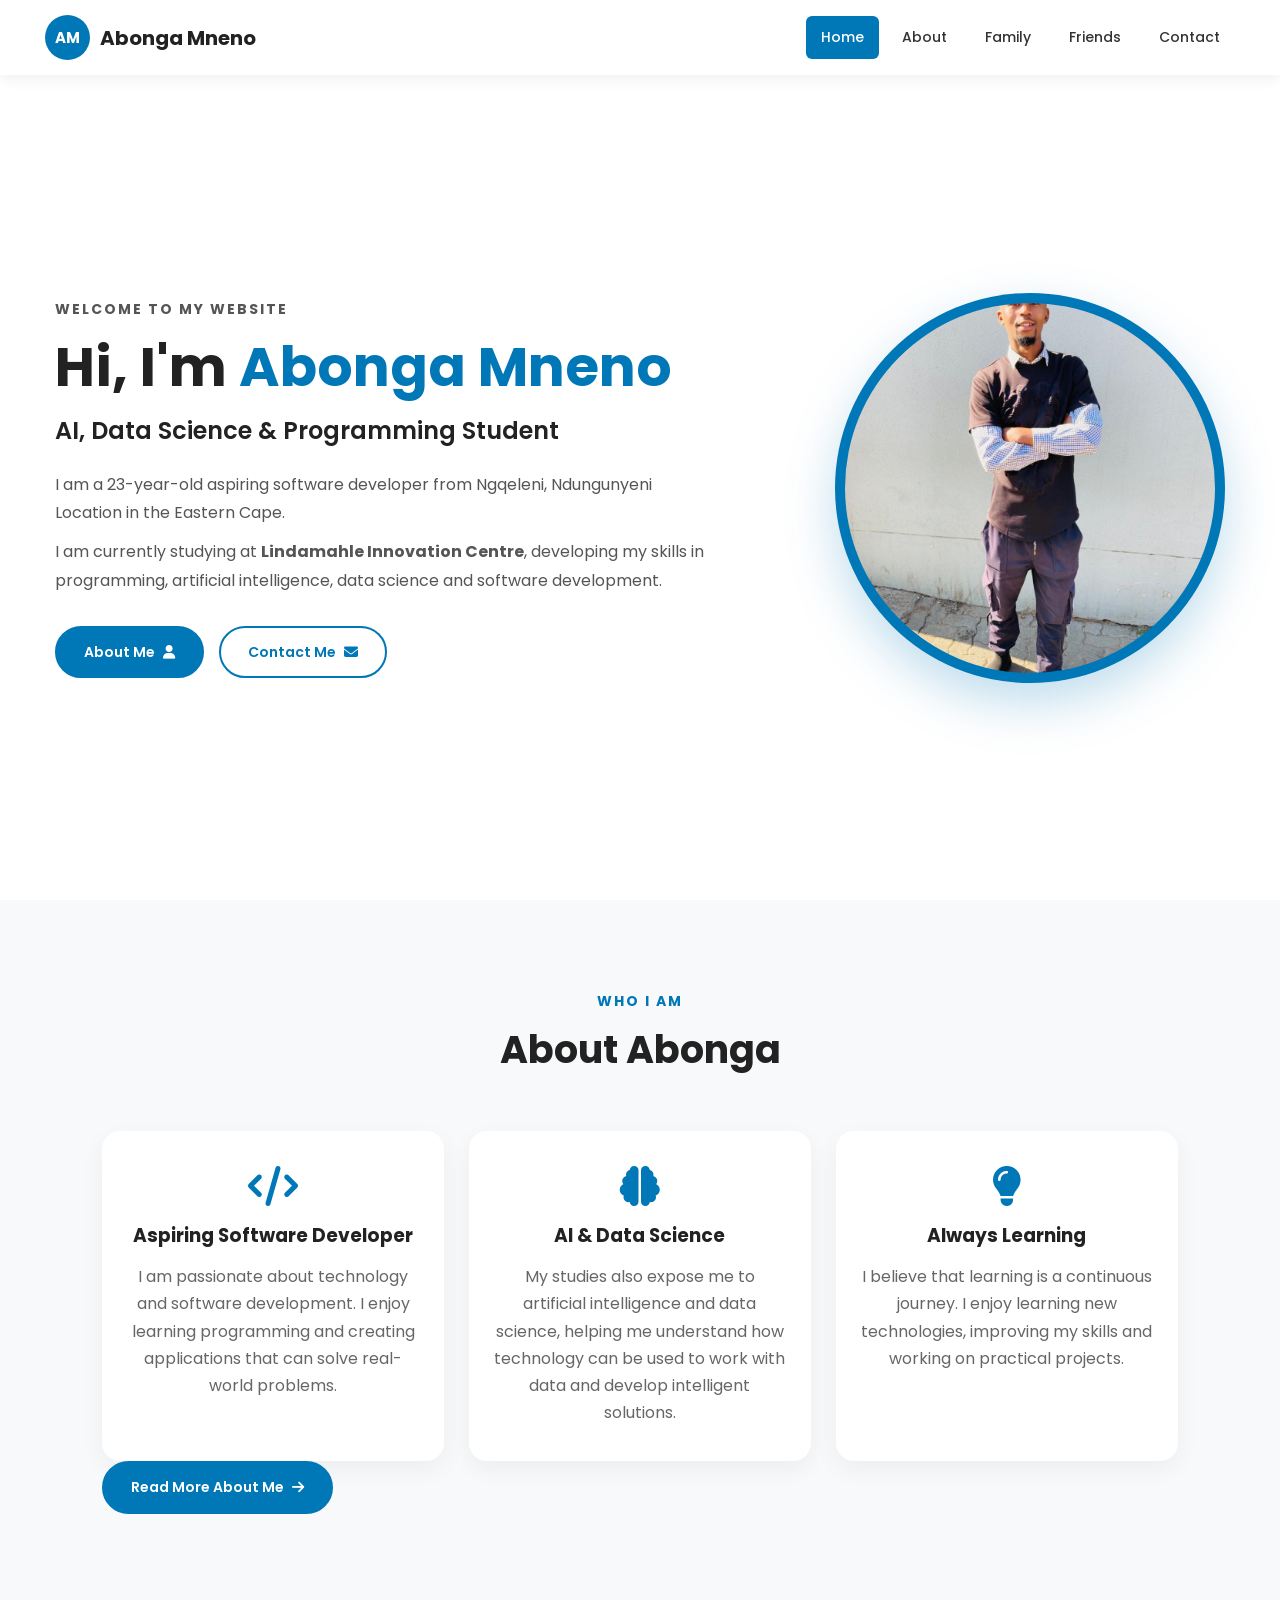
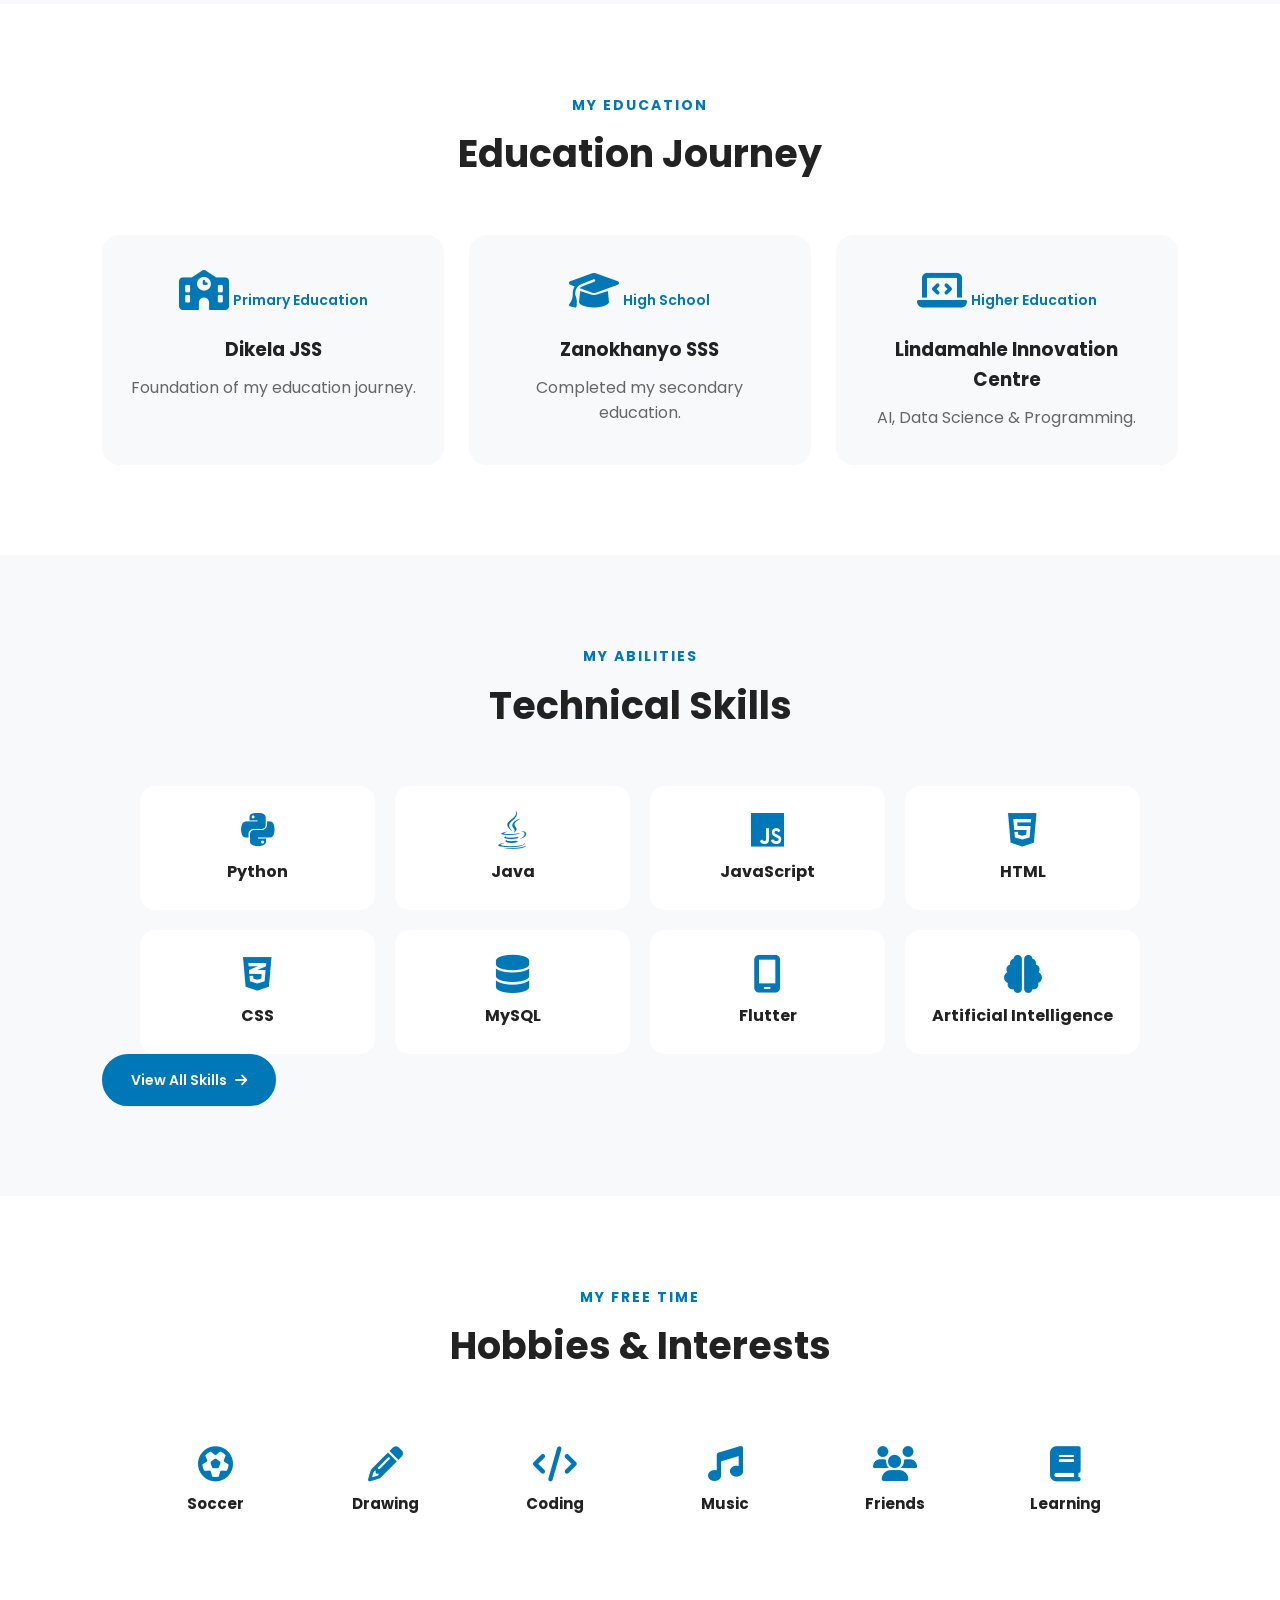
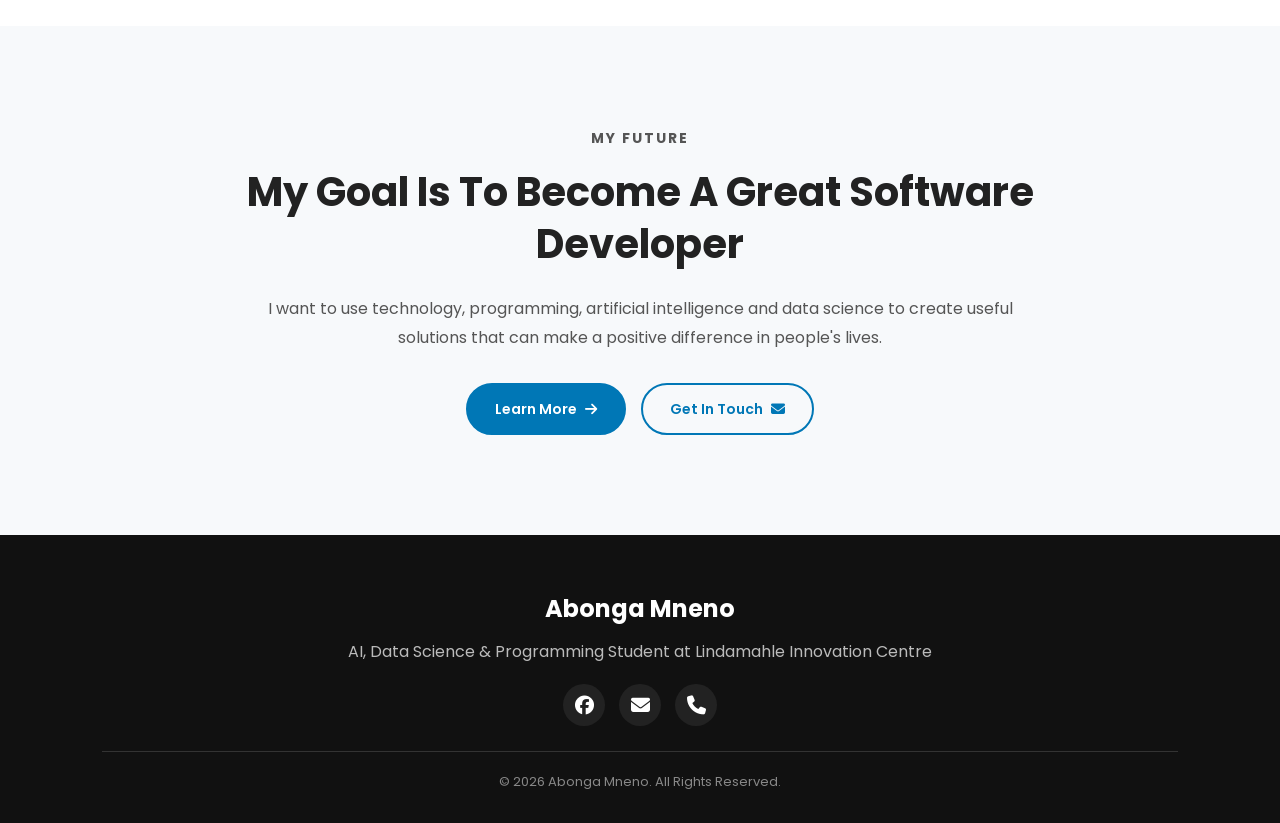
<file: index.html>
<!DOCTYPE html>
<html lang="en">

<head>

    <meta charset="UTF-8">
    <meta name="viewport" content="width=device-width, initial-scale=1.0">

    <title>Abonga Mneno | Software Developer</title>

    <!-- Main CSS -->
    <link rel="stylesheet" href="css/styles.css">

    <!-- Google Fonts -->
    <link
        href="https://fonts.googleapis.com/css2?family=Poppins:wght@300;400;500;600;700;800&display=swap"
        rel="stylesheet">

    <!-- Font Awesome -->
    <link
        rel="stylesheet"
        href="https://cdnjs.cloudflare.com/ajax/libs/font-awesome/6.5.1/css/all.min.css">

</head>


<body>


<!-- =====================================================
     NAVIGATION
====================================================== -->

<header>

    <nav class="navbar">

        <!-- LOGO -->

        <div class="logo">

            <span>AM</span>

            <h2>Abonga Mneno</h2>

        </div>


        <!-- MOBILE MENU BUTTON -->

        <button
            class="menu-toggle"
            type="button"
            aria-label="Open navigation menu"
            aria-expanded="false">

            <i class="fas fa-bars"></i>

        </button>


        <!-- NAVIGATION LINKS -->

        <ul class="nav-links">

            <li>
                <a href="index.html" class="active">
                    Home
                </a>
            </li>

            <li>
                <a href="about.html">
                    About
                </a>
            </li>

            <li>
                <a href="family.html">
                    Family
                </a>
            </li>

            <li>
                <a href="friends.html">
                    Friends
                </a>
            </li>

            <li>
                <a href="contact.html">
                    Contact
                </a>
            </li>

        </ul>

    </nav>

</header>



<!-- =====================================================
     HERO SECTION
====================================================== -->

<section class="home-hero">


    <!-- HERO CONTENT -->

    <div class="hero-content">

        <p class="welcome">
            WELCOME TO MY WEBSITE
        </p>


        <h1>

            Hi, I'm
            <span>Abonga Mneno</span>

        </h1>


        <h2>

            AI, Data Science &
            Programming Student

        </h2>


        <p>

            I am a 23-year-old aspiring software developer
            from Ngqeleni, Ndungunyeni Location in the
            Eastern Cape.

        </p>


        <p>

            I am currently studying at
            <strong>Lindamahle Innovation Centre</strong>,
            developing my skills in programming,
            artificial intelligence, data science and
            software development.

        </p>


        <!-- BUTTONS -->

        <div class="hero-buttons">

            <a href="about.html" class="btn">

                About Me

                <i class="fas fa-user"></i>

            </a>


            <a href="contact.html" class="btn-outline">

                Contact Me

                <i class="fas fa-envelope"></i>

            </a>

        </div>

    </div>



    <!-- PROFILE IMAGE -->

    <div class="hero-image">

        <div class="image-circle">

            <img
                src="images/1.jpeg"
                alt="Abonga Mneno">

        </div>

    </div>


</section>



<!-- =====================================================
     QUICK INTRODUCTION
====================================================== -->

<section class="home-about">


    <div class="section-title">

        <p>
            WHO I AM
        </p>

        <h2>
            About Abonga
        </h2>

    </div>


    <div class="home-about-content">


        <!-- SOFTWARE DEVELOPMENT -->

        <div class="about-box">

            <i class="fas fa-code"></i>

            <h3>
                Aspiring Software Developer
            </h3>

            <p>

                I am passionate about technology and
                software development. I enjoy learning
                programming and creating applications
                that can solve real-world problems.

            </p>

        </div>



        <!-- AI -->

        <div class="about-box">

            <i class="fas fa-brain"></i>

            <h3>
                AI & Data Science
            </h3>

            <p>

                My studies also expose me to artificial
                intelligence and data science, helping
                me understand how technology can be used
                to work with data and develop intelligent
                solutions.

            </p>

        </div>



        <!-- LEARNING -->

        <div class="about-box">

            <i class="fas fa-lightbulb"></i>

            <h3>
                Always Learning
            </h3>

            <p>

                I believe that learning is a continuous
                journey. I enjoy learning new technologies,
                improving my skills and working on practical
                projects.

            </p>

        </div>


    </div>


    <div class="center-button">

        <a href="about.html" class="btn">

            Read More About Me

            <i class="fas fa-arrow-right"></i>

        </a>

    </div>


</section>



<!-- =====================================================
     EDUCATION
====================================================== -->

<section class="home-education">


    <div class="section-title">

        <p>
            MY EDUCATION
        </p>

        <h2>
            Education Journey
        </h2>

    </div>


    <div class="education-cards">


        <!-- PRIMARY -->

        <div class="education-card">

            <i class="fas fa-school"></i>

            <span>
                Primary Education
            </span>

            <h3>
                Dikela JSS
            </h3>

            <p>
                Foundation of my education journey.
            </p>

        </div>



        <!-- HIGH SCHOOL -->

        <div class="education-card">

            <i class="fas fa-graduation-cap"></i>

            <span>
                High School
            </span>

            <h3>
                Zanokhanyo SSS
            </h3>

            <p>
                Completed my secondary education.
            </p>

        </div>



        <!-- HIGHER EDUCATION -->

        <div class="education-card">

            <i class="fas fa-laptop-code"></i>

            <span>
                Higher Education
            </span>

            <h3>
                Lindamahle Innovation Centre
            </h3>

            <p>
                AI, Data Science & Programming.
            </p>

        </div>


    </div>


</section>



<!-- =====================================================
     SKILLS
====================================================== -->

<section class="home-skills">


    <div class="section-title">

        <p>
            MY ABILITIES
        </p>

        <h2>
            Technical Skills
        </h2>

    </div>


    <div class="home-skills-grid">


        <div class="home-skill">

            <i class="fab fa-python"></i>

            <h3>
                Python
            </h3>

        </div>


        <div class="home-skill">

            <i class="fab fa-java"></i>

            <h3>
                Java
            </h3>

        </div>


        <div class="home-skill">

            <i class="fab fa-js"></i>

            <h3>
                JavaScript
            </h3>

        </div>


        <div class="home-skill">

            <i class="fab fa-html5"></i>

            <h3>
                HTML
            </h3>

        </div>


        <div class="home-skill">

            <i class="fab fa-css3-alt"></i>

            <h3>
                CSS
            </h3>

        </div>


        <div class="home-skill">

            <i class="fas fa-database"></i>

            <h3>
                MySQL
            </h3>

        </div>


        <div class="home-skill">

            <i class="fas fa-mobile-screen"></i>

            <h3>
                Flutter
            </h3>

        </div>


        <div class="home-skill">

            <i class="fas fa-brain"></i>

            <h3>
                Artificial Intelligence
            </h3>

        </div>


    </div>


    <div class="center-button">

        <a href="about.html" class="btn">

            View All Skills

            <i class="fas fa-arrow-right"></i>

        </a>

    </div>


</section>



<!-- =====================================================
     HOBBIES
====================================================== -->

<section class="home-hobbies">


    <div class="section-title">

        <p>
            MY FREE TIME
        </p>

        <h2>
            Hobbies & Interests
        </h2>

    </div>


    <div class="hobbies-preview">


        <div>

            <i class="fas fa-futbol"></i>

            <h3>
                Soccer
            </h3>

        </div>


        <div>

            <i class="fas fa-pencil"></i>

            <h3>
                Drawing
            </h3>

        </div>


        <div>

            <i class="fas fa-code"></i>

            <h3>
                Coding
            </h3>

        </div>


        <div>

            <i class="fas fa-music"></i>

            <h3>
                Music
            </h3>

        </div>


        <div>

            <i class="fas fa-users"></i>

            <h3>
                Friends
            </h3>

        </div>


        <div>

            <i class="fas fa-book"></i>

            <h3>
                Learning
            </h3>

        </div>


    </div>


</section>



<!-- =====================================================
     CAREER GOAL
====================================================== -->

<section class="career-section">


    <div class="career-content">


        <p class="small-title">
            MY FUTURE
        </p>


        <h2>

            My Goal Is To Become
            A Great Software Developer

        </h2>


        <p>

            I want to use technology, programming,
            artificial intelligence and data science
            to create useful solutions that can make
            a positive difference in people's lives.

        </p>


        <div class="career-buttons">


            <a href="about.html" class="btn">

                Learn More

                <i class="fas fa-arrow-right"></i>

            </a>


            <a href="contact.html" class="btn-outline">

                Get In Touch

                <i class="fas fa-envelope"></i>

            </a>


        </div>


    </div>


</section>



<!-- =====================================================
     FOOTER
====================================================== -->

<footer>


    <div class="footer-content">


        <h2>
            Abonga Mneno
        </h2>


        <p>

            AI, Data Science & Programming Student
            at Lindamahle Innovation Centre

        </p>


        <div class="social-links">


            <!-- FACEBOOK -->

            <a
                href="https://www.facebook.com"
                target="_blank"
                rel="noopener noreferrer"
                aria-label="Facebook">

                <i class="fab fa-facebook"></i>

            </a>


            <!-- EMAIL -->

            <a
                href="mailto:abonga.mneno@lindamahle.tech"
                aria-label="Email">

                <i class="fas fa-envelope"></i>

            </a>


            <!-- PHONE -->

            <a
                href="tel:0751848436"
                aria-label="Phone">

                <i class="fas fa-phone"></i>

            </a>


        </div>


    </div>


    <p class="copyright">

        &copy; 2026 Abonga Mneno.
        All Rights Reserved.

    </p>


</footer>



<!-- =====================================================
     JAVASCRIPT
====================================================== -->

<script src="js/script.js"></script>

</body>

</html>
</file>
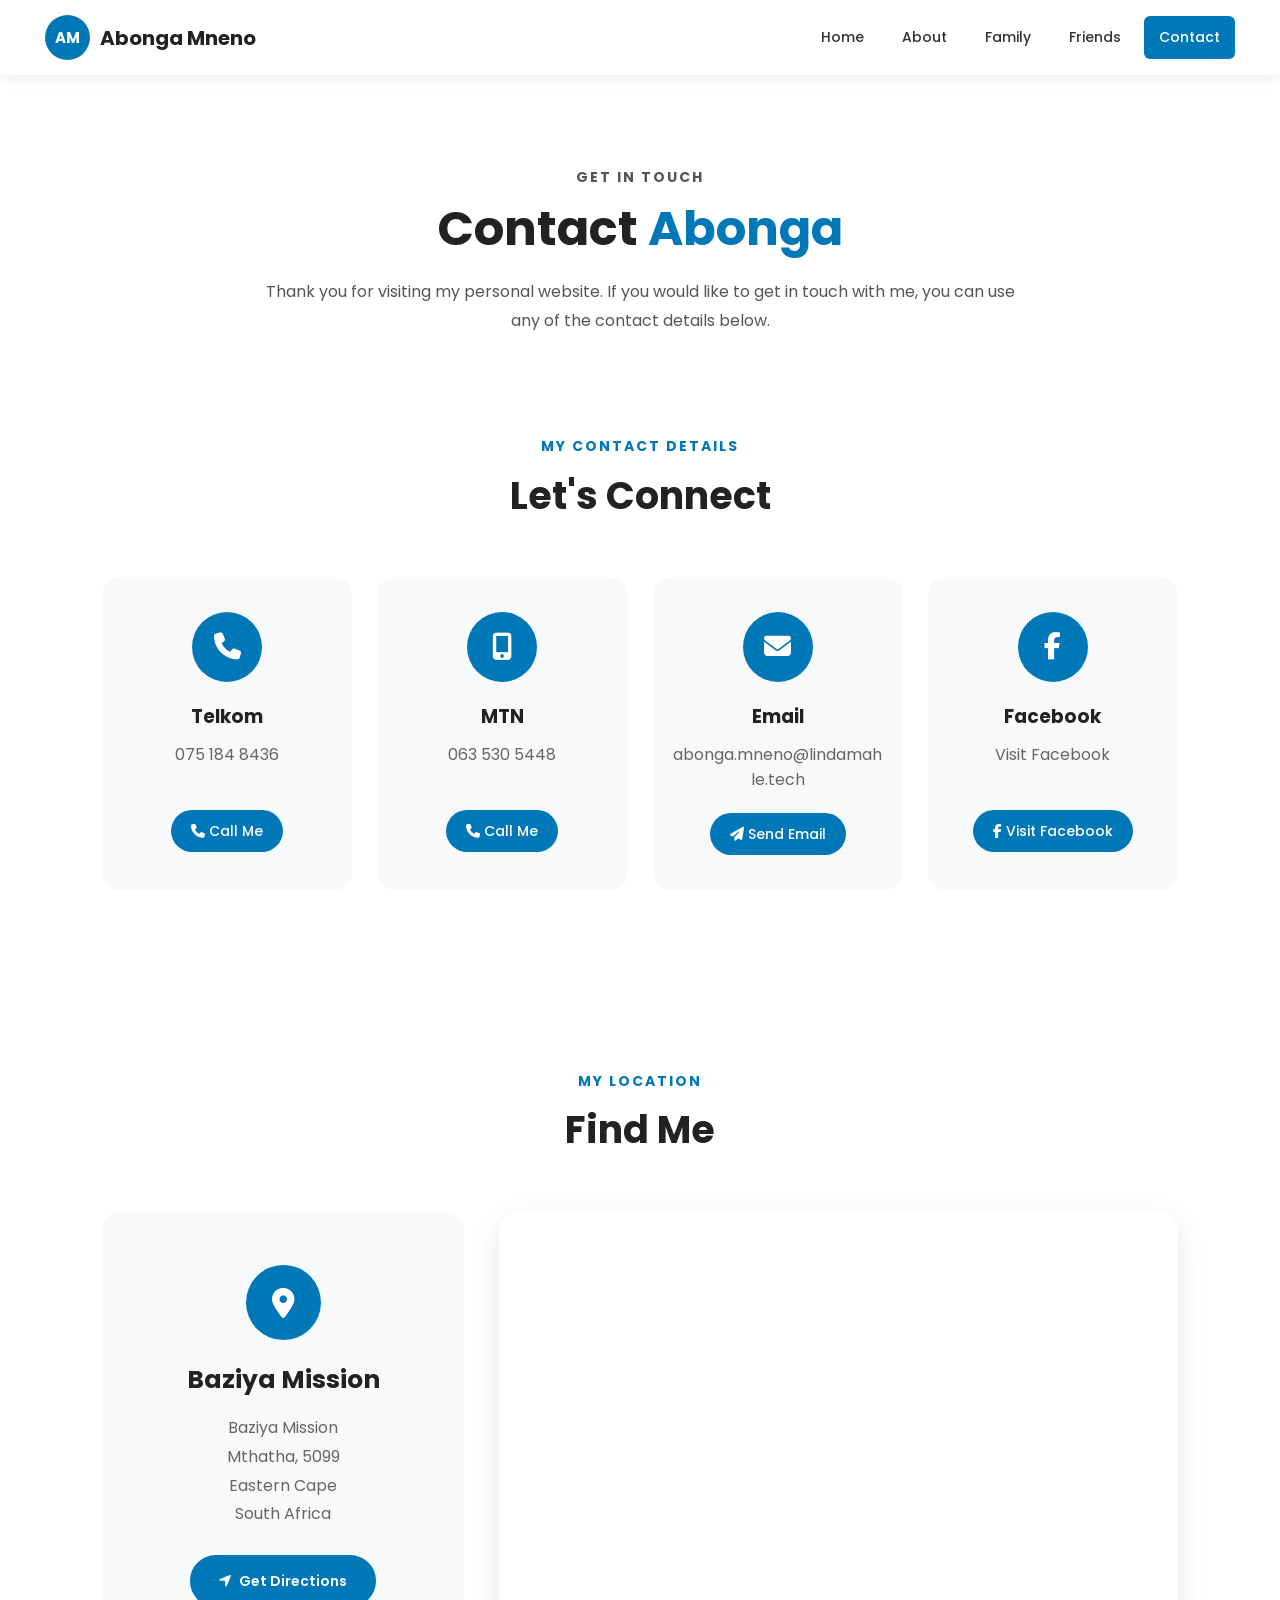
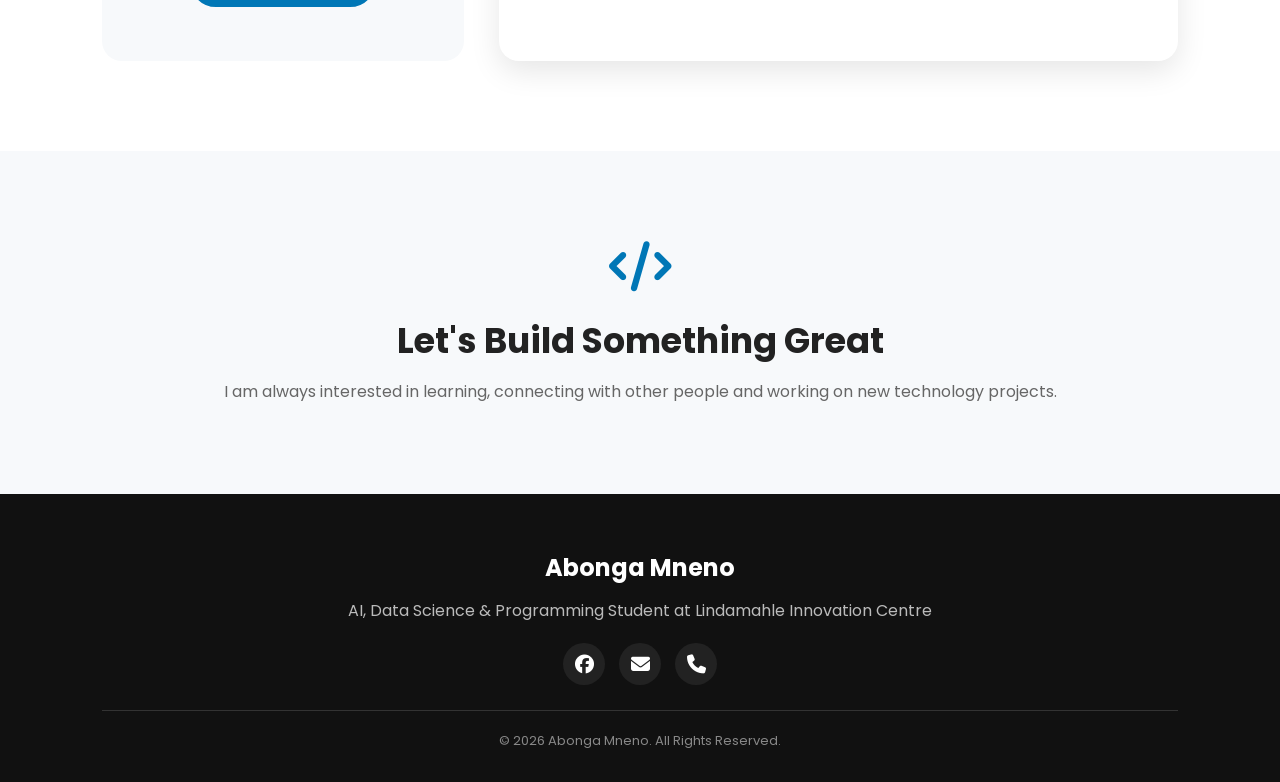
<file: contact.html>
<!DOCTYPE html>
<html lang="en">

<head>

    <meta charset="UTF-8">
    <meta name="viewport" content="width=device-width, initial-scale=1.0">

    <title>Contact Abonga Mneno</title>

    <!-- Main CSS -->
    <link rel="stylesheet" href="css/styles.css">

    <!-- Google Fonts -->
    <link href="https://fonts.googleapis.com/css2?family=Poppins:wght@300;400;500;600;700;800&display=swap"
        rel="stylesheet">

    <!-- Font Awesome -->
    <link rel="stylesheet"
        href="https://cdnjs.cloudflare.com/ajax/libs/font-awesome/6.5.1/css/all.min.css">

</head>


<body>


    <!-- =====================================================
         NAVIGATION
    ====================================================== -->

    <header>

        <nav class="navbar">

            <div class="logo">
                <span>AM</span>
                <h2>Abonga Mneno</h2>
            </div>



            <ul class="nav-links">

                <li>
                    <a href="index.html">Home</a>
                </li>

                <li>
                    <a href="about.html">About</a>
                </li>

                <li>
                    <a href="family.html">Family</a>
                </li>

                <li>
                    <a href="friends.html">Friends</a>
                </li>

                <li>
                    <a href="contact.html" class="active">Contact</a>
                </li>
                

            </ul>


            <!-- Mobile Menu Button -->

            <div class="menu-toggle" aria-label="Open navigation menu">
                <i class="fas fa-bars"></i>
            </div>

        </nav>

    </header>



    <!-- =====================================================
         CONTACT HERO
    ====================================================== -->

    <section class="contact-hero">

        <div class="contact-intro">

            <p class="small-title">
                GET IN TOUCH
            </p>

            <h1>
                Contact <span>Abonga</span>
            </h1>

            <p>
                Thank you for visiting my personal website.
                If you would like to get in touch with me,
                you can use any of the contact details below.
            </p>

        </div>

    </section>



    <!-- =====================================================
         CONTACT INFORMATION
    ====================================================== -->

    <section class="contact-section">

        <div class="section-title">

            <p>
                MY CONTACT DETAILS
            </p>

            <h2>
                Let's Connect
            </h2>

        </div>


        <div class="contact-grid">


            <!-- =================================================
                 TELKOM
            ================================================== -->

            <div class="contact-card">

                <div class="contact-icon">
                    <i class="fas fa-phone"></i>
                </div>

                <h3>
                    Telkom
                </h3>

                <p>
                    075 184 8436
                </p>

                <a href="tel:0751848436"
                   aria-label="Call Abonga on Telkom">

                    <i class="fas fa-phone"></i>
                    Call Me

                </a>

            </div>



            <!-- =================================================
                 MTN
            ================================================== -->

            <div class="contact-card">

                <div class="contact-icon">
                    <i class="fas fa-mobile-screen-button"></i>
                </div>

                <h3>
                    MTN
                </h3>

                <p>
                    063 530 5448
                </p>

                <a href="tel:0635305448"
                   aria-label="Call Abonga on MTN">

                    <i class="fas fa-phone"></i>
                    Call Me

                </a>

            </div>



            <!-- =================================================
                 EMAIL
            ================================================== -->

            <div class="contact-card">

                <div class="contact-icon">
                    <i class="fas fa-envelope"></i>
                </div>

                <h3>
                    Email
                </h3>

                <p>
                    abonga.mneno@lindamahle.tech
                </p>

                <a href="mailto:abonga.mneno@lindamahle.tech"
                   aria-label="Send email to Abonga">

                    <i class="fas fa-paper-plane"></i>
                    Send Email

                </a>

            </div>



            <!-- =================================================
                 FACEBOOK
            ================================================== -->

            <div class="contact-card">

                <div class="contact-icon">
                    <i class="fab fa-facebook-f"></i>
                </div>

                <h3>
                    Facebook
                </h3>

                <p>
                    Visit Facebook
                </p>

                <!--
                    This opens the Facebook website only.
                    It does NOT link to a personal Facebook account.
                -->

                <a href="https://www.facebook.com/"
                   target="_blank"
                   rel="noopener noreferrer"
                   aria-label="Open Facebook">

                    <i class="fab fa-facebook-f"></i>
                    Visit Facebook

                </a>

            </div>


        </div>

    </section>



    <!-- =====================================================
         LOCATION
    ====================================================== -->

    <section class="location-section">

        <div class="section-title">

            <p>
                MY LOCATION
            </p>

            <h2>
                Find Me
            </h2>

        </div>


        <div class="location-container">


            <!-- =================================================
                 LOCATION INFORMATION
            ================================================== -->

            <div class="location-info">

                <div class="location-icon">

                    <i class="fas fa-location-dot"></i>

                </div>


                <h3>
                    Baziya Mission
                </h3>


                <p>
                    Baziya Mission
                </p>

                <p>
                    Mthatha, 5099
                </p>

                <p>
                    Eastern Cape
                </p>

                <p>
                    South Africa
                </p>


                <!-- Google Maps Directions -->

                <a class="btn"
                   href="https://www.google.com/maps/dir/?api=1&destination=Baziya+Mission,+Mthatha,+5099,+Eastern+Cape,+South+Africa"
                   target="_blank"
                   rel="noopener noreferrer"
                   aria-label="Get directions to Baziya Mission">

                    <i class="fas fa-location-arrow"></i>
                    Get Directions

                </a>

            </div>



            <!-- =================================================
                 GOOGLE MAP
            ================================================== -->

            <div class="map-container">

                <iframe
                    src="https://www.google.com/maps?q=Baziya%20Mission,%20Mthatha,%205099,%20Eastern%20Cape,%20South%20Africa&output=embed"
                    width="100%"
                    height="450"
                    style="border:0;"
                    allowfullscreen
                    loading="lazy"
                    referrerpolicy="no-referrer-when-downgrade"
                    title="Map showing Baziya Mission, Mthatha">
                </iframe>

            </div>


        </div>

    </section>



    <!-- =====================================================
         CONTACT MESSAGE
    ====================================================== -->

    <section class="contact-message">

        <div>

            <i class="fas fa-code"></i>

            <h2>
                Let's Build Something Great
            </h2>

            <p>
                I am always interested in learning,
                connecting with other people and working
                on new technology projects.
            </p>

        </div>

    </section>



    <!-- =====================================================
         FOOTER
    ====================================================== -->

    <footer>

        <div class="footer-content">

            <h2>
                Abonga Mneno
            </h2>

            <p>
                AI, Data Science & Programming Student
                at Lindamahle Innovation Centre
            </p>


            <div class="social-links">


                <!-- =================================================
                     FACEBOOK
                ================================================== -->

                <a href="https://www.facebook.com/"
                   target="_blank"
                   rel="noopener noreferrer"
                   aria-label="Open Facebook">

                    <i class="fab fa-facebook"></i>

                </a>



                <!-- =================================================
                     EMAIL
                ================================================== -->

                <a href="mailto:abonga.mneno@lindamahle.tech"
                   aria-label="Send Email">

                    <i class="fas fa-envelope"></i>

                </a>



                <!-- =================================================
                     PHONE
                ================================================== -->

                <a href="tel:0751848436"
                   aria-label="Call Abonga">

                    <i class="fas fa-phone"></i>

                </a>


            </div>

        </div>


        <!-- Copyright -->

        <p class="copyright">

            &copy; 2026 Abonga Mneno.
            All Rights Reserved.

        </p>

    </footer>



    <!-- =====================================================
         JAVASCRIPT
    ====================================================== -->

    <script src="js/script.js"></script>


</body>

</html>
</file>
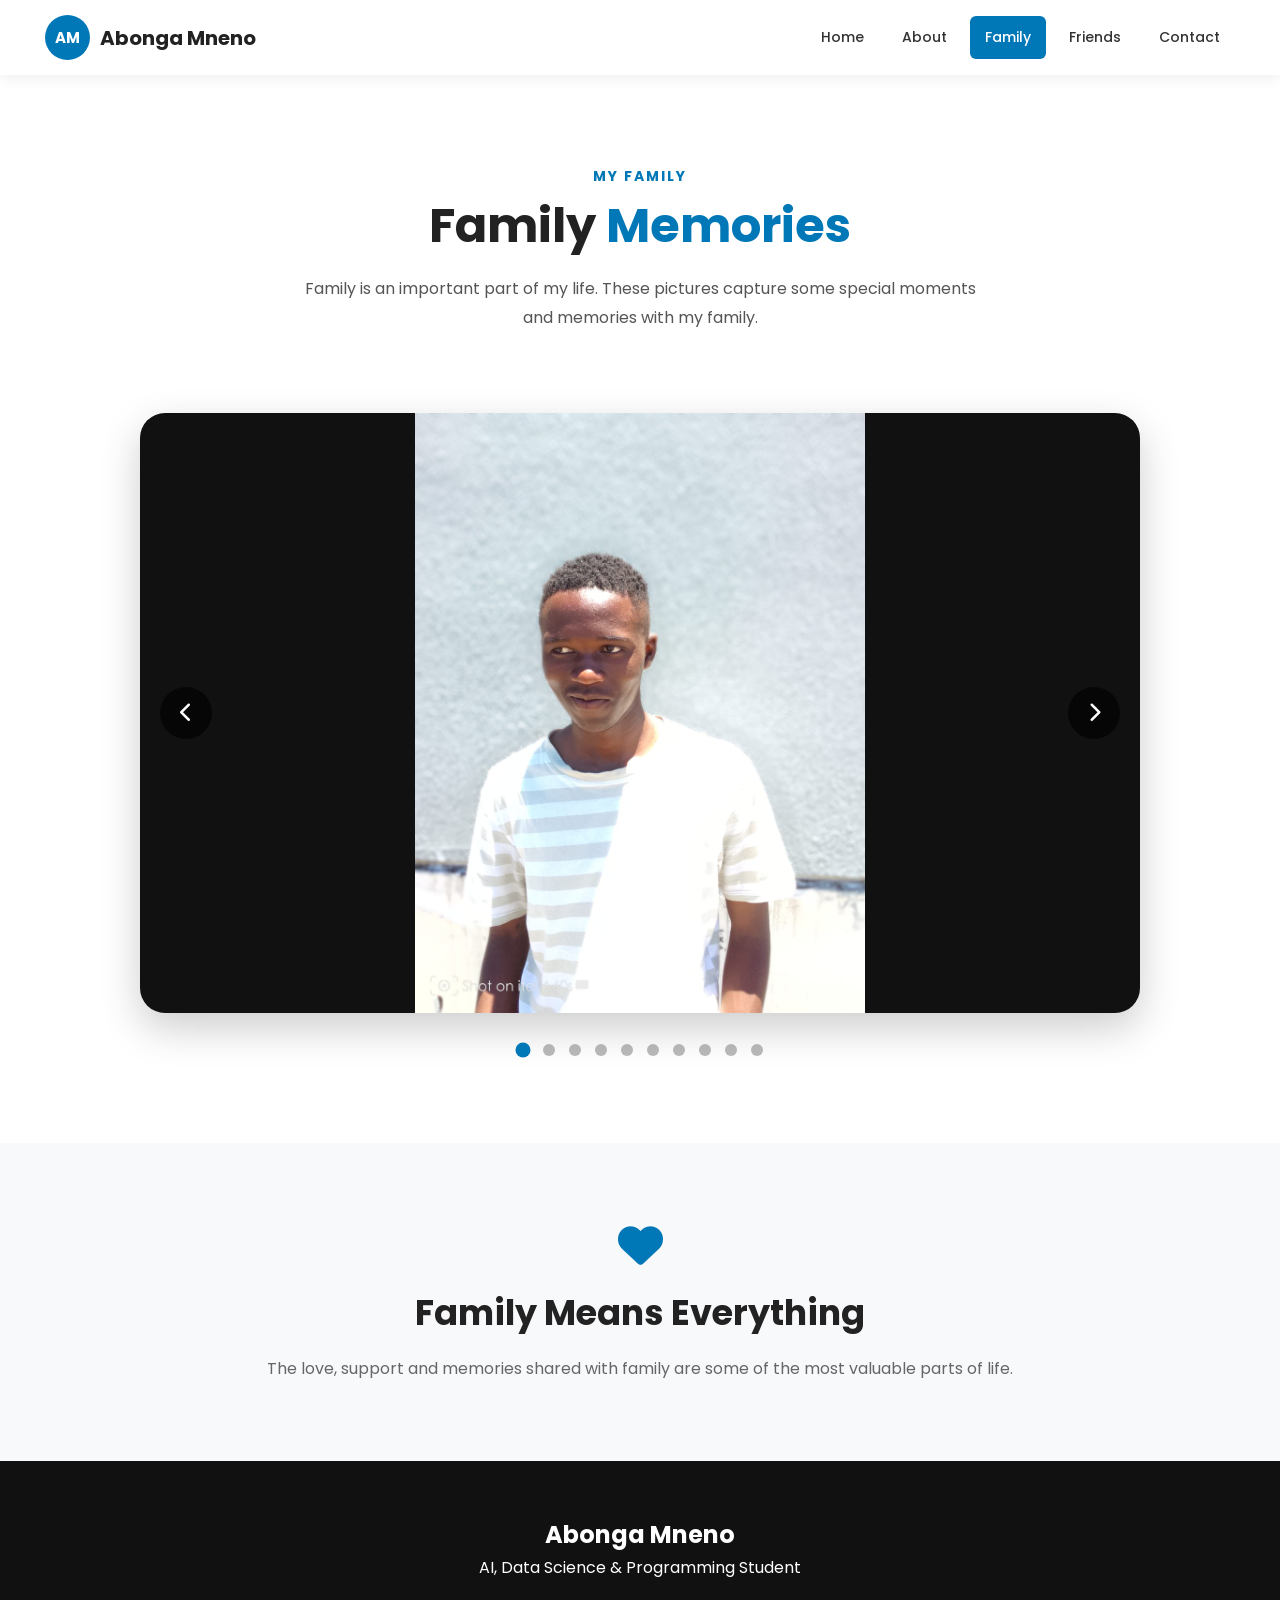
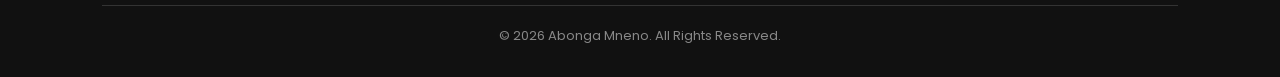
<file: family.html>
<!DOCTYPE html>
<html lang="en">

<head>

    <meta charset="UTF-8">
    <meta name="viewport" content="width=device-width, initial-scale=1.0">

    <title>Abonga Mneno | Family</title>

    <link rel="stylesheet" href="css/styles.css">

    <link
        href="https://fonts.googleapis.com/css2?family=Poppins:wght@300;400;500;600;700;800&display=swap"
        rel="stylesheet">

    <link
        rel="stylesheet"
        href="https://cdnjs.cloudflare.com/ajax/libs/font-awesome/6.5.1/css/all.min.css">

</head>


<body>


<!-- =====================================================
     NAVIGATION
====================================================== -->

<header>

    <nav class="navbar">

        <div class="logo">

            <span>AM</span>

            <h2>
                Abonga Mneno
            </h2>

        </div>


        <!-- ONLY ONE MENU BUTTON -->

        <button
            class="menu-toggle"
            type="button"
            aria-label="Open navigation menu"
            aria-expanded="false">

            <i class="fas fa-bars"></i>

        </button>


        <ul class="nav-links">

            <li>
                <a href="index.html">
                    Home
                </a>
            </li>

            <li>
                <a href="about.html">
                    About
                </a>
            </li>

            <li>
                <a href="family.html" class="active">
                    Family
                </a>
            </li>

            <li>
                <a href="friends.html">
                    Friends
                </a>
            </li>

            <li>
                <a href="contact.html">
                    Contact
                </a>
            </li>

        </ul>

    </nav>

</header>



<!-- =====================================================
     FAMILY INTRODUCTION
====================================================== -->

<section class="gallery-hero">

    <p class="small-title">
        MY FAMILY
    </p>


    <h1>

        Family
        <span>Memories</span>

    </h1>


    <p>

        Family is an important part of my life.
        These pictures capture some special moments
        and memories with my family.

    </p>

</section>



<!-- =====================================================
     FAMILY SLIDESHOW
====================================================== -->

<section class="slideshow-section">


    <div class="slideshow-container">


        <!-- IMAGE 1 -->

        <div class="slide family-slide active-slide">

            <img
                src="images/21.jpeg"
                alt="Family memory 1">

        </div>


        <!-- IMAGE 2 -->

        <div class="slide family-slide">

            <img
                src="images/22.jpeg"
                alt="Family memory 2">

        </div>


        <!-- IMAGE 3 -->

        <div class="slide family-slide">

            <img
                src="images/23.jpeg"
                alt="Family memory 3">

        </div>


        <!-- IMAGE 4 -->

        <div class="slide family-slide">

            <img
                src="images/24.jpeg"
                alt="Family memory 4">

        </div>


        <!-- IMAGE 5 -->

        <div class="slide family-slide">

            <img
                src="images/26.jpeg"
                alt="Family memory 5">

        </div>


        <!-- IMAGE 6 -->

        <div class="slide family-slide">

            <img
                src="images/27.jpeg"
                alt="Family memory 6">

        </div>


        <!-- IMAGE 7 -->

        <div class="slide family-slide">

            <img
                src="images/28.jpeg"
                alt="Family memory 7">

        </div>


        <!-- IMAGE 8 -->

        <div class="slide family-slide">

            <img
                src="images/29.jpeg"
                alt="Family memory 8">

        </div>


        <!-- IMAGE 9 -->

        <div class="slide family-slide">

            <img
                src="images/30.jpeg"
                alt="Family memory 9">

        </div>


        <!-- IMAGE 10 -->

        <div class="slide family-slide">

            <img
                src="images/20.jpeg"
                alt="Family memory 10">

        </div>



        <!-- PREVIOUS BUTTON -->

        <button
            class="slide-btn prev"
            type="button"
            onclick="changeSlide(-1, 'family-slide')"
            aria-label="Previous family photo">

            <i class="fas fa-chevron-left"></i>

        </button>



        <!-- NEXT BUTTON -->

        <button
            class="slide-btn next"
            type="button"
            onclick="changeSlide(1, 'family-slide')"
            aria-label="Next family photo">

            <i class="fas fa-chevron-right"></i>

        </button>


    </div>



    <!-- =================================================
         FAMILY DOTS
    ================================================== -->

    <div class="dots family-dots">


        <span
            class="dot active-dot"
            onclick="currentSlide(1, 'family-slide')">
        </span>


        <span
            class="dot"
            onclick="currentSlide(2, 'family-slide')">
        </span>


        <span
            class="dot"
            onclick="currentSlide(3, 'family-slide')">
        </span>


        <span
            class="dot"
            onclick="currentSlide(4, 'family-slide')">
        </span>


        <span
            class="dot"
            onclick="currentSlide(5, 'family-slide')">
        </span>


        <span
            class="dot"
            onclick="currentSlide(6, 'family-slide')">
        </span>


        <span
            class="dot"
            onclick="currentSlide(7, 'family-slide')">
        </span>


        <span
            class="dot"
            onclick="currentSlide(8, 'family-slide')">
        </span>


        <span
            class="dot"
            onclick="currentSlide(9, 'family-slide')">
        </span>


        <span
            class="dot"
            onclick="currentSlide(10, 'family-slide')">
        </span>


    </div>


</section>



<!-- =====================================================
     FAMILY MESSAGE
====================================================== -->

<section class="gallery-message">


    <i class="fas fa-heart"></i>


    <h2>
        Family Means Everything
    </h2>


    <p>

        The love, support and memories shared
        with family are some of the most valuable
        parts of life.

    </p>


</section>



<!-- =====================================================
     FOOTER
====================================================== -->

<footer>


    <h2>
        Abonga Mneno
    </h2>


    <p>
        AI, Data Science & Programming Student
    </p>


    <p class="copyright">

        &copy; 2026 Abonga Mneno.
        All Rights Reserved.

    </p>


</footer>



<!-- JAVASCRIPT -->

<script src="js/script.js"></script>

</body>

</html>
</file>
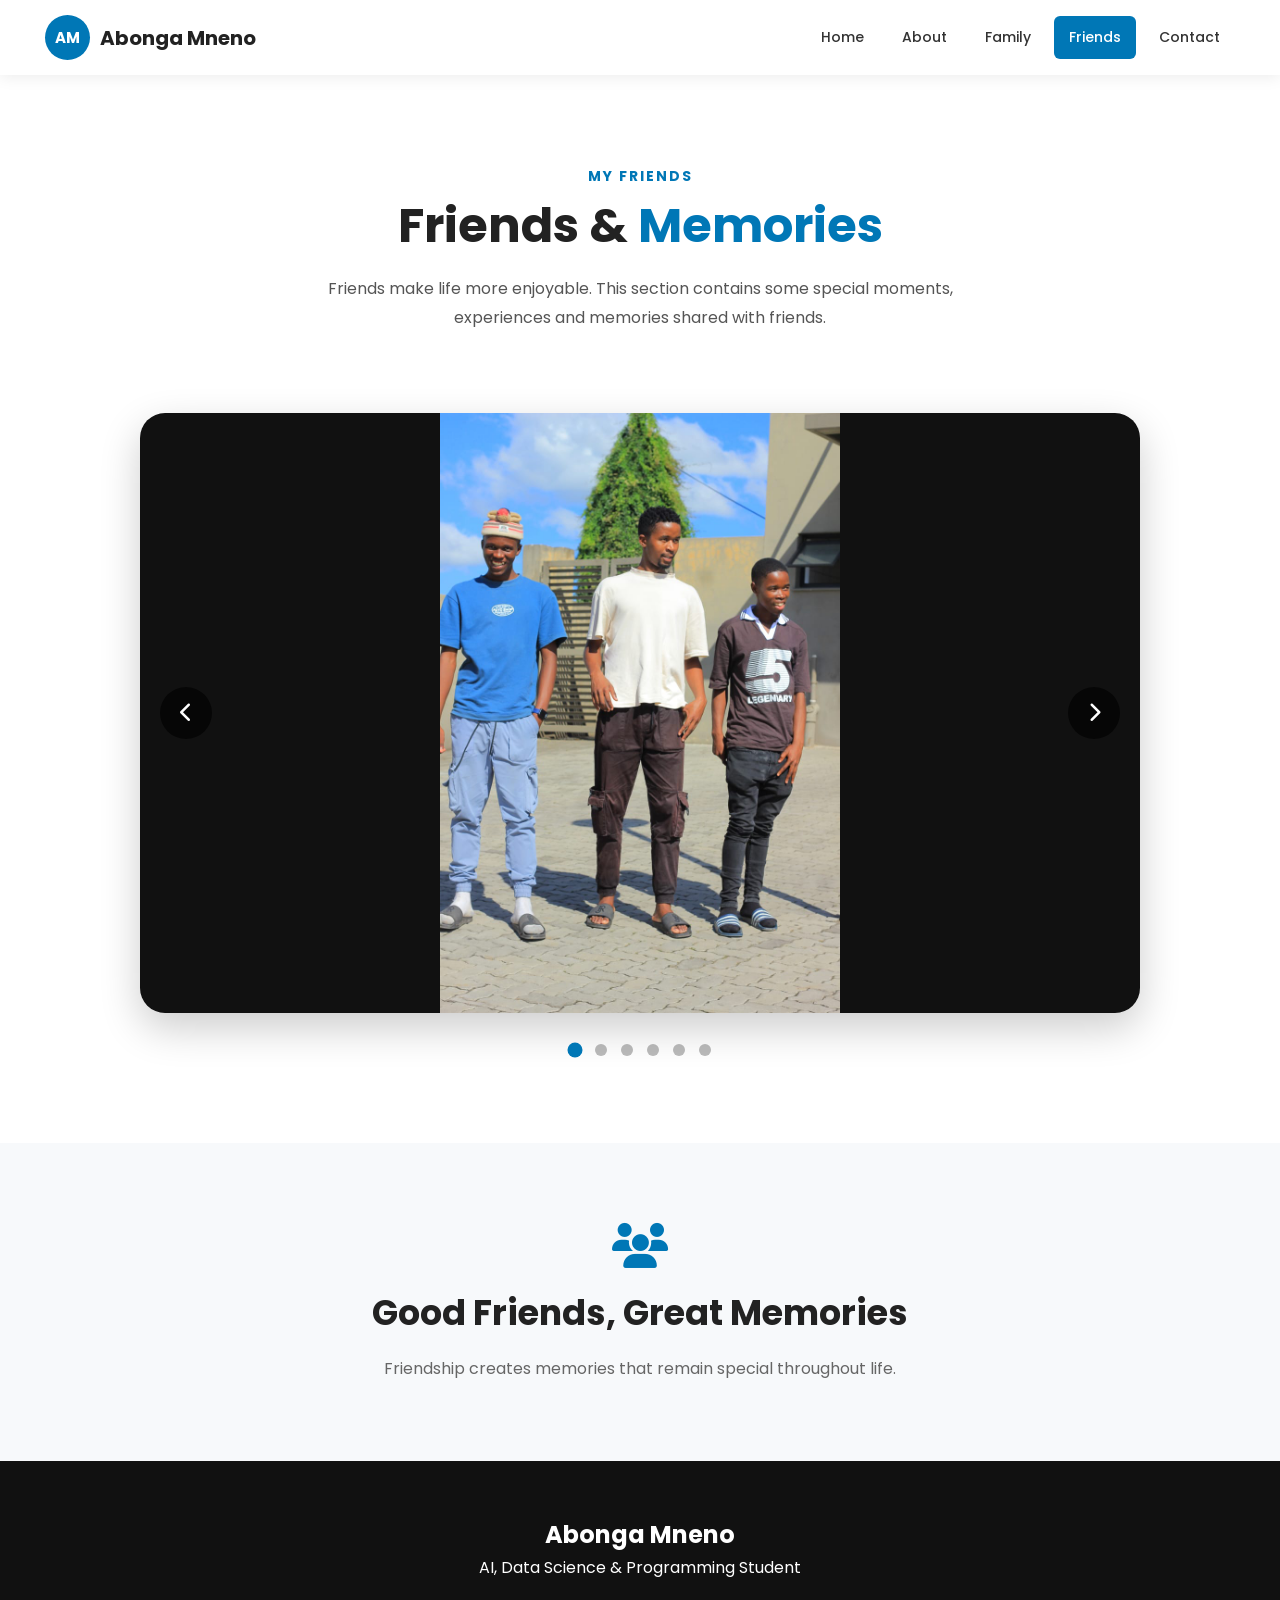
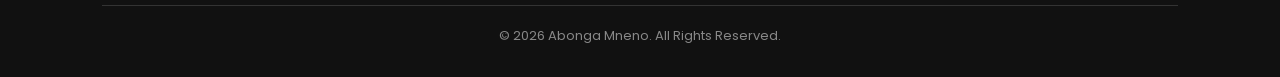
<file: friends.html>
<!DOCTYPE html>
<html lang="en">

<head>

    <meta charset="UTF-8">
    <meta name="viewport" content="width=device-width, initial-scale=1.0">

    <title>Abonga Mneno | Friends</title>

    <link rel="stylesheet" href="css/styles.css">

    <link
        href="https://fonts.googleapis.com/css2?family=Poppins:wght@300;400;500;600;700;800&display=swap"
        rel="stylesheet">

    <link
        rel="stylesheet"
        href="https://cdnjs.cloudflare.com/ajax/libs/font-awesome/6.5.1/css/all.min.css">

</head>


<body>


<!-- =====================================================
     NAVIGATION
====================================================== -->

<header>

    <nav class="navbar">


        <!-- LOGO -->

        <div class="logo">

            <span>AM</span>

            <h2>
                Abonga Mneno
            </h2>

        </div>


        <!-- ONLY ONE MENU BUTTON -->

        <button
            class="menu-toggle"
            type="button"
            aria-label="Open navigation menu"
            aria-expanded="false">

            <i class="fas fa-bars"></i>

        </button>


        <!-- NAVIGATION -->

        <ul class="nav-links">


            <li>

                <a href="index.html">
                    Home
                </a>

            </li>


            <li>

                <a href="about.html">
                    About
                </a>

            </li>


            <li>

                <a href="family.html">
                    Family
                </a>

            </li>


            <li>

                <a href="friends.html" class="active">
                    Friends
                </a>

            </li>



            <li>

                <a href="contact.html">
                    Contact
                </a>

            </li>


        </ul>


    </nav>

</header>



<!-- =====================================================
     FRIENDS INTRODUCTION
====================================================== -->

<section class="gallery-hero">


    <p class="small-title">
        MY FRIENDS
    </p>


    <h1>

        Friends &
        <span>Memories</span>

    </h1>


    <p>

        Friends make life more enjoyable.
        This section contains some special moments,
        experiences and memories shared with friends.

    </p>


</section>



<!-- =====================================================
     FRIENDS SLIDESHOW
====================================================== -->

<section class="slideshow-section">


    <div class="slideshow-container">


        <!-- IMAGE 1 -->

        <div class="slide friends-slide active-slide">

            <img
                src="images/31.jpeg"
                alt="Friends memory 1">

        </div>


        <!-- IMAGE 2 -->

        <div class="slide friends-slide">

            <img
                src="images/32.jpeg"
                alt="Friends memory 2">

        </div>


        <!-- IMAGE 3 -->

        <div class="slide friends-slide">

            <img
                src="images/33.jpeg"
                alt="Friends memory 3">

        </div>


        <!-- IMAGE 4 -->

        <div class="slide friends-slide">

            <img
                src="images/34.jpeg"
                alt="Friends memory 4">

        </div>


        <!-- IMAGE 5 -->

        <div class="slide friends-slide">

            <img
                src="images/35.jpeg"
                alt="Friends memory 5">

        </div>


        <!-- IMAGE 6 -->

        <div class="slide friends-slide">

            <img
                src="images/36.jpeg"
                alt="Friends memory 6">

        </div>



        <!-- PREVIOUS -->

        <button
            class="slide-btn prev"
            type="button"
            onclick="changeSlide(-1, 'friends-slide')"
            aria-label="Previous friends photo">

            <i class="fas fa-chevron-left"></i>

        </button>



        <!-- NEXT -->

        <button
            class="slide-btn next"
            type="button"
            onclick="changeSlide(1, 'friends-slide')"
            aria-label="Next friends photo">

            <i class="fas fa-chevron-right"></i>

        </button>


    </div>



    <!-- =================================================
         FRIENDS DOTS
    ================================================== -->

    <div class="dots friends-dots">


        <span
            class="dot active-dot"
            onclick="currentSlide(1, 'friends-slide')">
        </span>


        <span
            class="dot"
            onclick="currentSlide(2, 'friends-slide')">
        </span>


        <span
            class="dot"
            onclick="currentSlide(3, 'friends-slide')">
        </span>


        <span
            class="dot"
            onclick="currentSlide(4, 'friends-slide')">
        </span>


        <span
            class="dot"
            onclick="currentSlide(5, 'friends-slide')">
        </span>


        <span
            class="dot"
            onclick="currentSlide(6, 'friends-slide')">
        </span>


    </div>


</section>



<!-- =====================================================
     FRIENDS MESSAGE
====================================================== -->

<section class="gallery-message">


    <i class="fas fa-users"></i>


    <h2>
        Good Friends, Great Memories
    </h2>


    <p>

        Friendship creates memories that remain
        special throughout life.

    </p>


</section>



<!-- =====================================================
     FOOTER
====================================================== -->

<footer>


    <h2>
        Abonga Mneno
    </h2>


    <p>
        AI, Data Science & Programming Student
    </p>


    <p class="copyright">

        &copy; 2026 Abonga Mneno.
        All Rights Reserved.

    </p>


</footer>



<!-- JAVASCRIPT -->

<script src="js/script.js"></script>

</body>

</html>
</file>
<file: css/styles.css>
/* =========================================================
   ABONGA MNENO PERSONAL WEBSITE
   MAIN STYLESHEET
========================================================= */


/* =========================================================
   1. GLOBAL RESET
========================================================= */

* {
    margin: 0;
    padding: 0;
    box-sizing: border-box;
}

html {
    scroll-behavior: smooth;
}

body {
    font-family: "Poppins", sans-serif;
    background: #ffffff;
    color: #222;
    line-height: 1.6;
    overflow-x: hidden;
}

img {
    max-width: 100%;
    display: block;
}

a {
    text-decoration: none;
}

button,
input,
textarea {
    font-family: inherit;
}


/* =========================================================
   2. GENERAL CONTAINER
========================================================= */

section {
    width: 100%;
}

.section-title {
    text-align: center;
    margin-bottom: 50px;
}

.section-title p,
.small-title,
.welcome {
    color: #0077b6;
    font-size: 14px;
    font-weight: 700;
    letter-spacing: 2px;
    text-transform: uppercase;
}

.section-title h2 {
    font-size: 38px;
    margin-top: 8px;
    color: #222;
}


/* =========================================================
   3. NAVIGATION BAR
========================================================= */

header {
    width: 100%;
    background: #ffffff;
    position: sticky;
    top: 0;
    z-index: 1000;
    box-shadow: 0 2px 15px rgba(0, 0, 0, 0.08);
}

.navbar {
    width: 100%;
    max-width: 1250px;
    min-height: 75px;
    margin: auto;
    padding: 0 30px;

    display: flex;
    align-items: center;
    justify-content: space-between;
}


/* Logo */

.logo {
    display: flex;
    align-items: center;
    gap: 10px;
}

.logo span {
    width: 45px;
    height: 45px;

    display: flex;
    align-items: center;
    justify-content: center;

    background: #0077b6;
    color: white;

    border-radius: 50%;

    font-size: 15px;
    font-weight: 700;
}

.logo h2 {
    font-size: 20px;
    color: #222;
}


/* Navigation Links */

.nav-links {
    list-style: none;

    display: flex;
    align-items: center;
    gap: 8px;
}

.nav-links li {
    list-style: none;
}

.nav-links a {
    display: block;

    padding: 10px 15px;

    color: #333;

    font-size: 14px;
    font-weight: 500;

    border-radius: 6px;

    transition: all 0.3s ease;
}

.nav-links a:hover,
.nav-links a.active {
    background: #0077b6;
    color: white;
}


/* Mobile Menu Icon */

.menu-toggle {
    display: none;

    width: 42px;
    height: 42px;

    align-items: center;
    justify-content: center;

    color: #0077b6;

    font-size: 25px;

    cursor: pointer;
}


/* =========================================================
   4. GENERAL BUTTONS
========================================================= */

.btn {
    display: inline-flex;
    align-items: center;
    justify-content: center;
    gap: 8px;

    padding: 13px 27px;

    background: #0077b6;
    color: white;

    border: 2px solid #0077b6;
    border-radius: 30px;

    font-size: 14px;
    font-weight: 600;

    cursor: pointer;

    transition: all 0.3s ease;
}

.btn:hover {
    background: #005f8f;
    border-color: #005f8f;
    transform: translateY(-3px);
}


.btn-outline {
    display: inline-flex;
    align-items: center;
    justify-content: center;
    gap: 8px;

    padding: 13px 27px;

    background: transparent;
    color: #0077b6;

    border: 2px solid #0077b6;
    border-radius: 30px;

    font-size: 14px;
    font-weight: 600;

    transition: all 0.3s ease;
}

.btn-outline:hover {
    background: #0077b6;
    color: white;

    transform: translateY(-3px);
}


/* =========================================================
   5. HOME PAGE
========================================================= */


/* Hero */

.home-hero {
    min-height: calc(100vh - 75px);

    max-width: 1250px;
    margin: auto;

    padding: 70px 40px;

    display: flex;
    align-items: center;
    justify-content: space-between;

    gap: 60px;
}

.hero-content {
    max-width: 650px;
}

.hero-content h1 {
    font-size: 55px;
    line-height: 1.2;
    margin: 12px 0;
}

.hero-content h1 span {
    color: #0077b6;
}

.hero-content h2 {
    font-size: 24px;
    font-weight: 600;
    margin-bottom: 20px;
}

.hero-content > p {
    color: #555;
    line-height: 1.8;
    margin-bottom: 10px;
}

.hero-buttons {
    margin-top: 30px;

    display: flex;
    align-items: center;
    gap: 15px;

    flex-wrap: wrap;
}


/* Hero Image */

.hero-image {
    display: flex;
    align-items: center;
    justify-content: center;
    flex-shrink: 0;
}

.image-circle {
    width: 390px;
    height: 390px;

    padding: 10px;

    background: #0077b6;

    border-radius: 50%;

    box-shadow: 0 20px 50px rgba(0, 119, 182, 0.25);
}

.image-circle img {
    width: 100%;
    height: 100%;

    object-fit: cover;

    border-radius: 50%;
}


/* Home About */

.home-about {
    padding: 90px 8%;
    background: #f7f9fb;
}

.home-about-content {
    max-width: 1200px;
    margin: auto;

    display: grid;
    grid-template-columns: repeat(3, 1fr);

    gap: 25px;
}

.about-box {
    padding: 35px 25px;

    text-align: center;

    background: white;

    border-radius: 18px;

    box-shadow: 0 8px 25px rgba(0, 0, 0, 0.05);

    transition: all 0.3s ease;
}

.about-box:hover {
    transform: translateY(-8px);
}

.about-box i {
    font-size: 40px;
    color: #0077b6;
    margin-bottom: 15px;
}

.about-box h3 {
    margin-bottom: 12px;
}

.about-box p {
    color: #666;
    line-height: 1.7;
}


/* Home Education */

.home-education {
    padding: 90px 8%;
}

.education-cards {
    max-width: 1100px;
    margin: auto;

    display: grid;
    grid-template-columns: repeat(3, 1fr);

    gap: 25px;
}

.education-card {
    padding: 35px 25px;

    text-align: center;

    background: #f7f9fb;

    border-radius: 18px;

    transition: all 0.3s ease;
}

.education-card:hover {
    transform: translateY(-8px);
    box-shadow: 0 10px 30px rgba(0, 0, 0, 0.08);
}

.education-card i {
    font-size: 40px;
    color: #0077b6;
    margin-bottom: 15px;
}

.education-card span {
    color: #0077b6;
    font-size: 14px;
    font-weight: 600;
}

.education-card h3 {
    margin: 10px 0;
}

.education-card p {
    color: #666;
}


/* Home Skills */

.home-skills {
    padding: 90px 8%;
    background: #f7f9fb;
}

.home-skills-grid {
    max-width: 1000px;
    margin: auto;

    display: grid;
    grid-template-columns: repeat(4, 1fr);

    gap: 20px;
}

.home-skill {
    padding: 25px 15px;

    text-align: center;

    background: white;

    border-radius: 15px;

    transition: all 0.3s ease;
}

.home-skill:hover {
    transform: translateY(-6px);
    box-shadow: 0 8px 25px rgba(0, 0, 0, 0.07);
}

.home-skill i {
    font-size: 38px;
    color: #0077b6;
    margin-bottom: 10px;
}

.home-skill h3 {
    font-size: 16px;
}


/* Home Hobbies */

.home-hobbies {
    padding: 90px 8%;
}

.hobbies-preview {
    max-width: 1000px;
    margin: auto;

    display: grid;
    grid-template-columns: repeat(6, 1fr);

    gap: 20px;
}

.hobbies-preview div {
    padding: 20px 10px;
    text-align: center;
}

.hobbies-preview i {
    font-size: 35px;
    color: #0077b6;
    margin-bottom: 10px;
}

.hobbies-preview h3 {
    font-size: 15px;
}


/* Career */

.career-section {
    padding: 100px 8%;
    text-align: center;

    background: #f7f9fb;
}

.career-content {
    max-width: 800px;
    margin: auto;
}

.career-content h2 {
    font-size: 40px;
    line-height: 1.3;

    margin: 15px 0 25px;
}

.career-content > p {
    color: #555;
    line-height: 1.8;
}

.career-buttons {
    margin-top: 30px;

    display: flex;
    justify-content: center;

    gap: 15px;

    flex-wrap: wrap;
}


/* =========================================================
   6. ABOUT PAGE
========================================================= */

.about-hero {
    min-height: 75vh;

    max-width: 1250px;
    margin: auto;

    padding: 80px 40px;

    display: flex;
    align-items: center;
    justify-content: center;

    gap: 70px;
}

.about-image {
    width: 350px;
    height: 420px;

    overflow: hidden;

    border-radius: 25px;

    box-shadow: 0 15px 40px rgba(0, 0, 0, 0.15);

    flex-shrink: 0;
}

.about-image img {
    width: 100%;
    height: 100%;

    object-fit: cover;
}

.about-intro {
    max-width: 650px;
}

.about-intro h1 {
    font-size: 48px;
    line-height: 1.2;

    margin: 10px 0;
}

.about-intro h1 span {
    color: #0077b6;
}

.about-intro h3 {
    font-size: 22px;
    margin-bottom: 20px;
}

.about-intro p {
    color: #555;
    line-height: 1.8;
    margin-bottom: 12px;
}


/* About Sections */

.about-section,
.skills-section,
.hobbies-section,
.education-section {
    padding: 80px 8%;
}


/* Personal Information */

.info-grid {
    max-width: 1200px;
    margin: auto;

    display: grid;
    grid-template-columns: repeat(4, 1fr);

    gap: 25px;
}

.info-card {
    padding: 30px 20px;

    text-align: center;

    background: #f7f9fb;

    border-radius: 15px;

    transition: all 0.3s ease;
}

.info-card:hover {
    transform: translateY(-8px);
}

.info-card i {
    font-size: 35px;
    color: #0077b6;
    margin-bottom: 15px;
}

.info-card h3 {
    margin-bottom: 8px;
}

.info-card p {
    color: #666;
}


/* Education Timeline */

.timeline {
    max-width: 900px;
    margin: auto;
}

.timeline-item {
    display: flex;
    gap: 25px;

    margin-bottom: 40px;
}

.timeline-icon {
    min-width: 60px;
    height: 60px;

    display: flex;
    align-items: center;
    justify-content: center;

    border-radius: 50%;

    background: #0077b6;
    color: white;

    font-size: 22px;
}

.timeline-content {
    padding: 10px 25px;

    border-left: 3px solid #0077b6;
}

.timeline-content span {
    color: #0077b6;
    font-weight: 600;
}

.timeline-content h3 {
    font-size: 25px;
    margin: 8px 0;
}

.timeline-content p {
    color: #555;
    line-height: 1.7;
    margin-bottom: 10px;
}


/* Skills */

.skills-grid {
    max-width: 1200px;
    margin: auto;

    display: grid;
    grid-template-columns: repeat(4, 1fr);

    gap: 25px;
}

.skill-card {
    padding: 30px 20px;

    text-align: center;

    background: #f7f9fb;

    border-radius: 15px;

    transition: all 0.3s ease;
}

.skill-card:hover {
    transform: translateY(-8px);
}

.skill-card i {
    font-size: 40px;
    color: #0077b6;
    margin-bottom: 15px;
}

.skill-card h3 {
    margin-bottom: 10px;
}

.skill-card p {
    color: #666;
    font-size: 14px;
    line-height: 1.6;
}


/* Hobbies */

.hobbies-grid {
    max-width: 1100px;
    margin: auto;

    display: grid;
    grid-template-columns: repeat(3, 1fr);

    gap: 25px;
}

.hobby-card {
    padding: 35px 25px;

    text-align: center;

    background: #f7f9fb;

    border-radius: 15px;

    transition: all 0.3s ease;
}

.hobby-card:hover {
    transform: translateY(-8px);
}

.hobby-card i {
    font-size: 40px;
    color: #0077b6;
    margin-bottom: 15px;
}

.hobby-card h3 {
    margin-bottom: 10px;
}

.hobby-card p {
    color: #666;
    line-height: 1.6;
}


/* Career Goals */

.goals-section {
    padding: 100px 8%;
    text-align: center;

    background: #f7f9fb;
}

.goals-content {
    max-width: 800px;
    margin: auto;
}

.goals-content h2 {
    font-size: 40px;
    margin: 10px 0 25px;
}

.goals-content p {
    color: #555;
    line-height: 1.8;
    margin-bottom: 15px;
}


/* =========================================================
   7. CONTACT PAGE
========================================================= */

.contact-hero {
    padding: 90px 8% 50px;
    text-align: center;
}

.contact-intro {
    max-width: 750px;
    margin: auto;
}

.contact-intro h1 {
    font-size: 48px;
    line-height: 1.2;
    margin: 10px 0 20px;
}

.contact-intro h1 span {
    color: #0077b6;
}

.contact-intro p {
    color: #555;
    line-height: 1.8;
}


.contact-section {
    padding: 50px 8% 90px;
}

.contact-grid {
    max-width: 1200px;
    margin: auto;

    display: grid;
    grid-template-columns: repeat(4, 1fr);

    gap: 25px;
}

.contact-card {
    padding: 35px 20px;

    text-align: center;

    background: #f7f9fb;

    border-radius: 18px;

    transition: all 0.3s ease;
}

.contact-card:hover {
    transform: translateY(-8px);

    box-shadow: 0 10px 30px rgba(0, 0, 0, 0.08);
}

.contact-icon {
    width: 70px;
    height: 70px;

    margin: auto;

    display: flex;
    align-items: center;
    justify-content: center;

    border-radius: 50%;

    background: #0077b6;
    color: white;

    font-size: 27px;
}

.contact-card h3 {
    margin-top: 20px;
}

.contact-card p {
    color: #666;

    min-height: 48px;

    margin: 10px 0;

    word-break: break-word;
}

.contact-card a {
    display: inline-block;

    margin-top: 10px;

    padding: 10px 20px;

    border-radius: 25px;

    background: #0077b6;
    color: white;

    font-size: 14px;
    font-weight: 500;

    transition: all 0.3s ease;
}

.contact-card a:hover {
    background: #005f8f;
    transform: translateY(-2px);
}


/* Contact Message */

.contact-message {
    padding: 90px 8%;

    text-align: center;

    background: #f7f9fb;
}

.contact-message i {
    font-size: 50px;
    color: #0077b6;
}

.contact-message h2 {
    font-size: 35px;
    margin: 20px 0 10px;
}

.contact-message p {
    color: #666;
}


/* =========================================================
   8. FAMILY & FRIENDS PAGES
========================================================= */

.gallery-hero {
    padding: 90px 8% 50px;

    text-align: center;
}

.gallery-hero h1 {
    font-size: 48px;
    line-height: 1.2;

    margin: 10px 0 20px;
}

.gallery-hero h1 span {
    color: #0077b6;
}

.gallery-hero > p:last-child {
    max-width: 700px;
    margin: auto;

    color: #555;

    line-height: 1.8;
}


/* =========================================================
   9. SLIDESHOW
========================================================= */

.slideshow-section {
    padding: 30px 8% 80px;
}

.slideshow-container {
    position: relative;

    width: 100%;
    max-width: 1000px;

    height: 600px;

    margin: auto;

    overflow: hidden;

    border-radius: 25px;

    background: #111;

    box-shadow: 0 15px 40px rgba(0, 0, 0, 0.2);
}

.slide {
    display: none;

    width: 100%;
    height: 100%;

    align-items: center;
    justify-content: center;
}

.active-slide {
    display: flex;

    animation: fadeSlide 0.8s ease;
}

.slide img {
    width: 100%;
    height: 100%;

    object-fit: contain;
    object-position: center;
}


/* Slideshow Animation */

@keyframes fadeSlide {

    from {
        opacity: 0.2;
    }

    to {
        opacity: 1;
    }

}


/* Previous / Next Buttons */

.slide-btn {
    position: absolute;

    top: 50%;

    transform: translateY(-50%);

    width: 52px;
    height: 52px;

    display: flex;
    align-items: center;
    justify-content: center;

    border: none;

    border-radius: 50%;

    background: rgba(0, 0, 0, 0.65);

    color: white;

    font-size: 20px;

    cursor: pointer;

    transition: all 0.3s ease;

    z-index: 10;
}

.slide-btn:hover {
    background: #0077b6;

    transform: translateY(-50%) scale(1.08);
}

.slide-btn.prev {
    left: 20px;
}

.slide-btn.next {
    right: 20px;
}


/* Dots */

.dots {
    text-align: center;

    margin-top: 25px;
}

.dot {
    display: inline-block;

    width: 12px;
    height: 12px;

    margin: 0 5px;

    border-radius: 50%;

    background: #bbb;

    cursor: pointer;

    transition: all 0.3s ease;
}

.dot:hover {
    background: #0077b6;
}

.active-dot {
    background: #0077b6;

    transform: scale(1.25);
}


/* Gallery Message */

.gallery-message {
    padding: 80px 8%;

    text-align: center;

    background: #f7f9fb;
}

.gallery-message i {
    font-size: 45px;
    color: #0077b6;
}

.gallery-message h2 {
    font-size: 35px;

    margin: 15px 0;
}

.gallery-message p {
    color: #666;
}


/* =========================================================
   10. FOOTER
========================================================= */

footer {
    padding: 55px 8% 30px;

    text-align: center;

    background: #111;

    color: white;
}

.footer-content {
    max-width: 700px;
    margin: auto;
}

.footer-content h2 {
    margin-bottom: 10px;
}

.footer-content p {
    color: #bbb;
}

.social-links {
    margin: 20px 0;
}

.social-links a {
    display: inline-flex;

    width: 42px;
    height: 42px;

    align-items: center;
    justify-content: center;

    margin: 0 5px;

    border-radius: 50%;

    background: #222;

    color: white;

    font-size: 19px;

    transition: all 0.3s ease;
}

.social-links a:hover {
    background: #0077b6;

    transform: translateY(-3px);
}

.copyright {
    margin-top: 25px;

    padding-top: 20px;

    border-top: 1px solid #333;

    font-size: 13px;

    color: #888;
}


/* =========================================================
   11. TABLET RESPONSIVE
========================================================= */

@media (max-width: 1000px) {

    /* Navigation */

    .navbar {
        padding: 0 20px;
    }

    .nav-links {
        gap: 2px;
    }

    .nav-links a {
        padding: 9px 10px;
        font-size: 13px;
    }


    /* Home */

    .home-hero {
        gap: 40px;
    }

    .hero-content h1 {
        font-size: 45px;
    }

    .image-circle {
        width: 320px;
        height: 320px;
    }


    /* About */

    .about-hero {
        gap: 45px;
    }

    .about-image {
        width: 300px;
        height: 370px;
    }


    /* Grids */

    .info-grid {
        grid-template-columns: repeat(2, 1fr);
    }

    .skills-grid {
        grid-template-columns: repeat(2, 1fr);
    }

    .contact-grid {
        grid-template-columns: repeat(2, 1fr);
    }

    .home-skills-grid {
        grid-template-columns: repeat(2, 1fr);
    }

    .hobbies-preview {
        grid-template-columns: repeat(3, 1fr);
    }

}


/* =========================================================
   MOBILE NAVIGATION
========================================================= */

.menu-toggle {
    display: none;

    width: 45px;
    height: 45px;

    border: none;
    background: transparent;

    color: #0077b6;

    font-size: 30px;

    cursor: pointer;

    align-items: center;
    justify-content: center;

    position: relative;
    z-index: 1001;
}


@media (max-width: 768px) {

    .navbar {
        min-height: 70px;
        padding: 0 18px;

        position: relative;
        z-index: 1000;
    }


    .logo h2 {
        font-size: 18px;
    }


    .logo span {
        width: 40px;
        height: 40px;
    }


    /* Hamburger button */

    .menu-toggle {
        display: flex;

        position: relative;

        z-index: 1002;

        flex-shrink: 0;

        cursor: pointer;

        -webkit-tap-highlight-color: transparent;

        touch-action: manipulation;
    }


    .menu-toggle:focus {
        outline: 2px solid #0077b6;
        outline-offset: 3px;
    }


    /* Navigation menu */

    .nav-links {

        position: absolute;

        top: 70px;
        left: 0;

        width: 100%;

        padding: 15px 20px 20px;

        display: none;

        flex-direction: column;

        align-items: stretch;

        gap: 5px;

        background: white;

        box-shadow: 0 10px 20px rgba(0, 0, 0, 0.12);

        z-index: 1001;
    }


    /* IMPORTANT */

    .nav-links.active {
        display: flex;
    }


    .nav-links a {

        display: block;

        width: 100%;

        padding: 13px 15px;

        text-align: center;

        color: #333;

        text-decoration: none;

        border-radius: 8px;
    }


    .nav-links a:hover {
        background: #f0f8fc;
        color: #0077b6;
    }
}


/* =========================================================
   13. SMALL MOBILE
========================================================= */

@media (max-width: 600px) {

    /* General */

    .section-title {
        margin-bottom: 35px;
    }

    .section-title h2 {
        font-size: 30px;
    }

    .section-title p,
    .small-title,
    .welcome {
        font-size: 12px;
    }


    /* Navigation */

    .logo h2 {
        font-size: 16px;
    }

    .logo span {
        width: 38px;
        height: 38px;

        font-size: 13px;
    }


    /* Home */

    .home-hero {
        padding: 55px 5%;
    }

    .hero-content h1 {
        font-size: 34px;
    }

    .hero-content h2 {
        font-size: 18px;
    }

    .hero-content > p {
        font-size: 14px;
    }

    .image-circle {
        width: 230px;
        height: 230px;
    }

    .hero-buttons {
        flex-direction: column;
        width: 100%;
    }

    .hero-buttons .btn,
    .hero-buttons .btn-outline {
        width: 100%;
    }


    /* Home sections */

    .home-about,
    .home-education,
    .home-skills,
    .home-hobbies {
        padding: 65px 5%;
    }

    .home-about-content {
        grid-template-columns: 1fr;
    }

    .home-skills-grid {
        grid-template-columns: 1fr;
    }

    .hobbies-preview {
        grid-template-columns: repeat(2, 1fr);
    }


    /* Career */

    .career-section {
        padding: 70px 5%;
    }

    .career-content h2 {
        font-size: 30px;
    }

    .career-buttons {
        flex-direction: column;
    }

    .career-buttons .btn,
    .career-buttons .btn-outline {
        width: 100%;
    }


    /* About */

    .about-hero {
        padding: 55px 5%;
    }

    .about-image {
        width: 240px;
        height: 300px;
    }

    .about-intro h1 {
        font-size: 32px;
    }

    .about-intro h3 {
        font-size: 18px;
    }

    .about-intro p {
        font-size: 14px;
    }

    .about-section,
    .skills-section,
    .hobbies-section,
    .education-section {
        padding: 65px 5%;
    }


    /* Information cards */

    .info-grid {
        grid-template-columns: 1fr;
    }


    /* Skills */

    .skills-grid {
        grid-template-columns: 1fr;
    }


    /* Hobbies */

    .hobbies-grid {
        grid-template-columns: 1fr;
    }


    /* Timeline */

    .timeline-item {
        gap: 15px;
    }

    .timeline-icon {
        min-width: 48px;
        width: 48px;
        height: 48px;

        font-size: 17px;
    }

    .timeline-content {
        padding: 5px 15px;
    }

    .timeline-content h3 {
        font-size: 21px;
    }

    .timeline-content p {
        font-size: 14px;
    }


    /* Contact */

    .contact-hero {
        padding: 60px 5% 30px;
    }

    .contact-intro h1 {
        font-size: 34px;
    }

    .contact-section {
        padding: 40px 5% 65px;
    }

    .contact-grid {
        grid-template-columns: 1fr;
    }

    .contact-card {
        padding: 30px 20px;
    }


    /* Gallery */

    .gallery-hero {
        padding: 60px 5% 30px;
    }

    .gallery-hero h1 {
        font-size: 34px;
    }

    .gallery-hero > p:last-child {
        font-size: 14px;
    }


    /* Slideshow */

    .slideshow-section {
        padding: 20px 5% 60px;
    }

    .slideshow-container {
        height: 400px;

        border-radius: 15px;
    }

    .slide-btn {
        width: 42px;
        height: 42px;

        font-size: 16px;
    }

    .slide-btn.prev {
        left: 10px;
    }

    .slide-btn.next {
        right: 10px;
    }

    .dot {
        width: 10px;
        height: 10px;

        margin: 0 4px;
    }


    /* Gallery message */

    .gallery-message {
        padding: 65px 5%;
    }

    .gallery-message h2 {
        font-size: 28px;
    }


    /* Contact message */

    .contact-message {
        padding: 65px 5%;
    }

    .contact-message h2 {
        font-size: 28px;
    }


    /* Footer */

    footer {
        padding: 45px 5% 25px;
    }

    .footer-content h2 {
        font-size: 22px;
    }

    .footer-content p {
        font-size: 14px;
    }

}


/* =========================================================
   14. VERY SMALL PHONES
========================================================= */

@media (max-width: 380px) {

    .logo h2 {
        font-size: 14px;
    }

    .logo span {
        width: 35px;
        height: 35px;
    }

    .hero-content h1 {
        font-size: 30px;
    }

    .image-circle {
        width: 200px;
        height: 200px;
    }

    .about-image {
        width: 210px;
        height: 270px;
    }

    .slideshow-container {
        height: 340px;
    }

    .hobbies-preview {
        grid-template-columns: 1fr 1fr;
        gap: 10px;
    }

}

/* =========================================================
   LOCATION SECTION
========================================================= */

.location-section {
    padding: 90px 8%;
    background: #ffffff;
}

.location-container {
    max-width: 1200px;
    margin: auto;

    display: grid;
    grid-template-columns: 0.8fr 1.5fr;

    gap: 35px;

    align-items: stretch;
}


/* Location Information */

.location-info {
    padding: 40px 30px;

    background: #f7f9fb;

    border-radius: 20px;

    text-align: center;

    display: flex;
    flex-direction: column;
    align-items: center;
    justify-content: center;
}

.location-icon {
    width: 75px;
    height: 75px;

    display: flex;
    align-items: center;
    justify-content: center;

    background: #0077b6;

    color: white;

    border-radius: 50%;

    font-size: 30px;

    margin-bottom: 20px;
}

.location-info h3 {
    font-size: 25px;

    margin-bottom: 15px;
}

.location-info p {
    color: #666;

    margin-bottom: 3px;
}

.location-info .btn {
    margin-top: 25px;
}


/* Map */

.map-container {
    width: 100%;

    min-height: 450px;

    overflow: hidden;

    border-radius: 20px;

    box-shadow: 0 10px 30px rgba(0, 0, 0, 0.10);
}

.map-container iframe {
    display: block;

    width: 100%;
    height: 100%;

    min-height: 450px;
}


/* =========================================================
   LOCATION RESPONSIVE
========================================================= */

@media (max-width: 900px) {

    .location-container {
        grid-template-columns: 1fr;
    }

    .location-info {
        padding: 35px 25px;
    }

    .map-container {
        min-height: 400px;
    }

    .map-container iframe {
        min-height: 400px;
    }

}


@media (max-width: 600px) {

    .location-section {
        padding: 65px 5%;
    }

    .location-info h3 {
        font-size: 22px;
    }

    .map-container {
        min-height: 350px;

        border-radius: 15px;
    }

    .map-container iframe {
        min-height: 350px;
    }

}
</file>
